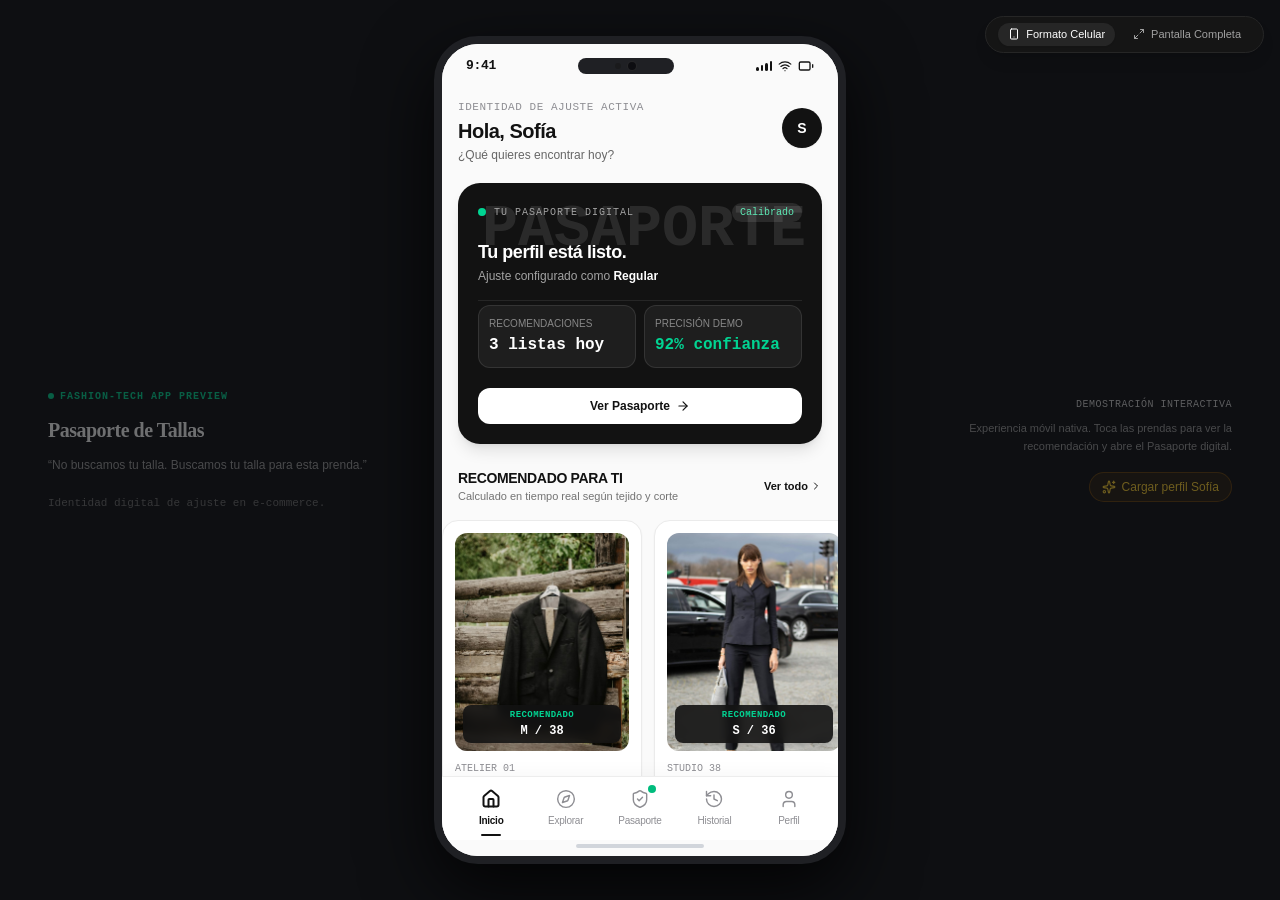
<file: demo/index.html>
<!doctype html>
<html lang="es">
  <head>
    <meta charset="UTF-8" />
    <meta name="viewport" content="width=device-width, initial-scale=1.0" />
    <title>PASAPORTE DE TALLAS — Fashion-Tech Size Identity</title>
    <meta name="description" content="La misma tú. Cada prenda tiene una talla para ti. Identidad digital de ajuste para el comercio de moda." />
    <link rel="preconnect" href="https://fonts.googleapis.com">
    <link rel="preconnect" href="https://fonts.gstatic.com" crossorigin>
    <link href="https://fonts.googleapis.com/css2?family=Plus+Jakarta+Sans:wght@300;400;500;600;700;800&family=Playfair+Display:ital,wght@0,400;0,600;1,400&display=swap" rel="stylesheet">
    <script type="module" crossorigin src="./assets/index-CHLBcuNV.js"></script>
    <link rel="stylesheet" crossorigin href="./assets/index-BOwB1hJo.css">
  </head>
  <body class="bg-[#FAFAFA] text-[#121212] antialiased selection:bg-[#121212] selection:text-[#FAFAFA]">
    <div id="root"></div>
  </body>
</html>
</file>
<file: demo/assets/index-BOwB1hJo.css>
/*! tailwindcss v4.3.3 | MIT License | https://tailwindcss.com */@layer properties{@supports (((-webkit-hyphens:none)) and (not (margin-trim:inline))) or ((-moz-orient:inline) and (not (color:rgb(from red r g b)))){*,:before,:after,::backdrop{--tw-translate-x:0;--tw-translate-y:0;--tw-translate-z:0;--tw-scroll-snap-strictness:proximity;--tw-space-y-reverse:0;--tw-space-x-reverse:0;--tw-divide-y-reverse:0;--tw-border-style:solid;--tw-leading:initial;--tw-font-weight:initial;--tw-tracking:initial;--tw-shadow:0 0 #0000;--tw-shadow-color:initial;--tw-shadow-alpha:100%;--tw-inset-shadow:0 0 #0000;--tw-inset-shadow-color:initial;--tw-inset-shadow-alpha:100%;--tw-ring-color:initial;--tw-ring-shadow:0 0 #0000;--tw-inset-ring-color:initial;--tw-inset-ring-shadow:0 0 #0000;--tw-ring-inset:initial;--tw-ring-offset-width:0px;--tw-ring-offset-color:#fff;--tw-ring-offset-shadow:0 0 #0000;--tw-blur:initial;--tw-brightness:initial;--tw-contrast:initial;--tw-grayscale:initial;--tw-hue-rotate:initial;--tw-invert:initial;--tw-opacity:initial;--tw-saturate:initial;--tw-sepia:initial;--tw-drop-shadow:initial;--tw-drop-shadow-color:initial;--tw-drop-shadow-alpha:100%;--tw-drop-shadow-size:initial;--tw-backdrop-blur:initial;--tw-backdrop-brightness:initial;--tw-backdrop-contrast:initial;--tw-backdrop-grayscale:initial;--tw-backdrop-hue-rotate:initial;--tw-backdrop-invert:initial;--tw-backdrop-opacity:initial;--tw-backdrop-saturate:initial;--tw-backdrop-sepia:initial;--tw-duration:initial;--tw-scale-x:1;--tw-scale-y:1;--tw-scale-z:1;--tw-content:""}}}@layer theme{:root,:host{--font-sans:-apple-system, BlinkMacSystemFont, "Segoe UI", Roboto, "Helvetica Neue", "Noto Sans", Arial, sans-serif, "Apple Color Emoji", "Segoe UI Emoji", "Segoe UI Symbol", "Noto Color Emoji";--font-serif:ui-serif, Georgia, Cambria, "Times New Roman", Times, serif;--font-mono:ui-monospace, SFMono-Regular, Menlo, Monaco, Consolas, "Liberation Mono", "Courier New", monospace;--color-amber-50:oklch(98.7% .022 95.277);--color-amber-200:oklch(92.4% .12 95.746);--color-amber-300:oklch(87.9% .169 91.605);--color-amber-400:oklch(82.8% .189 84.429);--color-amber-500:oklch(76.9% .188 70.08);--color-amber-600:oklch(66.6% .179 58.318);--color-amber-700:oklch(55.5% .163 48.998);--color-amber-900:oklch(41.4% .112 45.904);--color-emerald-50:oklch(97.9% .021 166.113);--color-emerald-100:oklch(95% .052 163.051);--color-emerald-200:oklch(90.5% .093 164.15);--color-emerald-300:oklch(84.5% .143 164.978);--color-emerald-400:oklch(76.5% .177 163.223);--color-emerald-500:oklch(69.6% .17 162.48);--color-emerald-600:oklch(59.6% .145 163.225);--color-emerald-700:oklch(50.8% .118 165.612);--color-emerald-800:oklch(43.2% .095 166.913);--color-emerald-900:oklch(37.8% .077 168.94);--color-purple-50:oklch(97.7% .014 308.299);--color-purple-700:oklch(49.6% .265 301.924);--color-rose-50:oklch(96.9% .015 12.422);--color-rose-200:oklch(89.2% .058 10.001);--color-rose-300:oklch(81% .117 11.638);--color-rose-400:oklch(71.2% .194 13.428);--color-rose-500:oklch(64.5% .246 16.439);--color-rose-600:oklch(58.6% .253 17.585);--color-neutral-200:oklch(92.2% 0 none);--color-neutral-300:oklch(87% 0 none);--color-neutral-400:oklch(70.8% 0 none);--color-neutral-500:oklch(55.6% 0 none);--color-neutral-700:oklch(37.1% 0 none);--color-neutral-800:oklch(26.9% 0 none);--color-neutral-900:oklch(20.5% 0 none);--color-black:#000;--color-white:#fff;--spacing:.25rem;--container-xs:20rem;--container-md:28rem;--container-2xl:42rem;--container-3xl:48rem;--container-4xl:56rem;--container-5xl:64rem;--container-7xl:80rem;--text-xs:.75rem;--text-xs--line-height:calc(1 / .75);--text-sm:.875rem;--text-sm--line-height:calc(1.25 / .875);--text-base:1rem;--text-base--line-height: 1.5 ;--text-lg:1.125rem;--text-lg--line-height:calc(1.75 / 1.125);--text-xl:1.25rem;--text-xl--line-height:calc(1.75 / 1.25);--text-2xl:1.5rem;--text-2xl--line-height:calc(2 / 1.5);--text-3xl:1.875rem;--text-3xl--line-height: 1.2 ;--text-4xl:2.25rem;--text-4xl--line-height:calc(2.5 / 2.25);--text-5xl:3rem;--text-5xl--line-height:1;--text-6xl:3.75rem;--text-6xl--line-height:1;--text-7xl:4.5rem;--text-7xl--line-height:1;--font-weight-light:300;--font-weight-normal:400;--font-weight-medium:500;--font-weight-semibold:600;--font-weight-bold:700;--font-weight-extrabold:800;--font-weight-black:900;--tracking-tight:-.025em;--tracking-wide:.025em;--tracking-wider:.05em;--tracking-widest:.1em;--leading-tight:1.25;--leading-snug:1.375;--leading-relaxed:1.625;--radius-xs:.125rem;--radius-lg:.5rem;--radius-xl:.75rem;--radius-2xl:1rem;--radius-3xl:1.5rem;--animate-pulse:pulse 2s cubic-bezier(.4, 0, .6, 1) infinite;--blur-xs:4px;--blur-md:12px;--blur-2xl:40px;--default-transition-duration:.15s;--default-transition-timing-function:cubic-bezier(.4, 0, .2, 1);--default-font-family:var(--font-sans);--default-mono-font-family:var(--font-mono)}}@layer base{*,:after,:before,::backdrop{box-sizing:border-box;border:0 solid;margin:0;padding:0}::file-selector-button{box-sizing:border-box;border:0 solid;margin:0;padding:0}html,:host{-webkit-text-size-adjust:100%;-moz-tab-size:4;tab-size:4;line-height:1.5;font-family:var(--default-font-family,-apple-system, BlinkMacSystemFont, "Segoe UI", Roboto, "Helvetica Neue", "Noto Sans", Arial, sans-serif, "Apple Color Emoji", "Segoe UI Emoji", "Segoe UI Symbol", "Noto Color Emoji");font-feature-settings:var(--default-font-feature-settings,normal);font-variation-settings:var(--default-font-variation-settings,normal);-webkit-tap-highlight-color:transparent}hr{height:0;color:inherit;border-top-width:1px}abbr:where([title]){-webkit-text-decoration:underline dotted;text-decoration:underline dotted}h1,h2,h3,h4,h5,h6{font-size:inherit;font-weight:inherit}a{color:inherit;-webkit-text-decoration:inherit;text-decoration:inherit}b,strong{font-weight:bolder}code,kbd,samp,pre{font-family:var(--default-mono-font-family,ui-monospace, SFMono-Regular, Menlo, Monaco, Consolas, "Liberation Mono", "Courier New", monospace);font-feature-settings:var(--default-mono-font-feature-settings,normal);font-variation-settings:var(--default-mono-font-variation-settings,normal);font-size:1em}small{font-size:80%}sub,sup{vertical-align:baseline;font-size:75%;line-height:0;position:relative}sub{bottom:-.25em}sup{top:-.5em}table{text-indent:0;border-color:inherit;border-collapse:collapse}:-moz-focusring:where(:not(iframe)){outline:auto}progress{vertical-align:baseline}summary{display:list-item}ol,ul,menu{list-style:none}img,svg,video,canvas,audio,iframe,embed,object{vertical-align:middle;display:block}img,video{max-width:100%;height:auto}button,input,select,optgroup,textarea{font:inherit;font-feature-settings:inherit;font-variation-settings:inherit;letter-spacing:inherit;color:inherit;opacity:1;background-color:#0000;border-radius:0}::file-selector-button{font:inherit;font-feature-settings:inherit;font-variation-settings:inherit;letter-spacing:inherit;color:inherit;opacity:1;background-color:#0000;border-radius:0}:where(select:is([multiple],[size])) optgroup{font-weight:bolder}:where(select:is([multiple],[size])) optgroup option{padding-inline-start:20px}::file-selector-button{margin-inline-end:4px}::placeholder{opacity:1}@supports (not ((-webkit-appearance:-apple-pay-button))) or (contain-intrinsic-size:1px){::placeholder{color:currentColor}@supports (color:color-mix(in lab,red,red)){::placeholder{color:color-mix(in oklab,currentcolor 50%,transparent)}}}textarea{resize:vertical}::-webkit-search-decoration{-webkit-appearance:none}::-webkit-date-and-time-value{min-height:1lh;text-align:inherit}::-webkit-datetime-edit{display:inline-flex}::-webkit-datetime-edit-fields-wrapper{padding:0}::-webkit-datetime-edit{padding-block:0}::-webkit-datetime-edit-year-field{padding-block:0}::-webkit-datetime-edit-month-field{padding-block:0}::-webkit-datetime-edit-day-field{padding-block:0}::-webkit-datetime-edit-hour-field{padding-block:0}::-webkit-datetime-edit-minute-field{padding-block:0}::-webkit-datetime-edit-second-field{padding-block:0}::-webkit-datetime-edit-millisecond-field{padding-block:0}::-webkit-datetime-edit-meridiem-field{padding-block:0}::-webkit-calendar-picker-indicator{line-height:1}:-moz-ui-invalid{box-shadow:none}button,input:where([type=button],[type=reset],[type=submit]){-webkit-appearance:button;-moz-appearance:button;appearance:button}::file-selector-button{-webkit-appearance:button;-moz-appearance:button;appearance:button}::-webkit-inner-spin-button{height:auto}::-webkit-outer-spin-button{height:auto}[hidden]:where(:not([hidden=until-found])){display:none!important}body{color:#121212;background-color:#fafafa;font-family:Plus Jakarta Sans,-apple-system,BlinkMacSystemFont,Segoe UI,Roboto,sans-serif}}@layer components;@layer utilities{.pointer-events-auto{pointer-events:auto}.pointer-events-none{pointer-events:none}.invisible{visibility:hidden}.visible{visibility:visible}.absolute{position:absolute}.fixed{position:fixed}.relative{position:relative}.sticky{position:sticky}.inset-0{top:0;right:0;bottom:0;left:0}.inset-x-0{inset-inline:0}.inset-x-2{inset-inline:calc(var(--spacing) * 2)}.inset-x-3{inset-inline:calc(var(--spacing) * 3)}.-top-1{top:calc(var(--spacing) * -1)}.-top-1\.5{top:calc(var(--spacing) * -1.5)}.-top-10{top:calc(var(--spacing) * -10)}.top-0{top:0}.top-1\/2{top:50%}.top-2{top:calc(var(--spacing) * 2)}.top-3{top:calc(var(--spacing) * 3)}.top-3\.5{top:calc(var(--spacing) * 3.5)}.top-4{top:calc(var(--spacing) * 4)}.-right-1\.5{right:calc(var(--spacing) * -1.5)}.-right-10{right:calc(var(--spacing) * -10)}.right-0{right:0}.right-2{right:calc(var(--spacing) * 2)}.right-3{right:calc(var(--spacing) * 3)}.right-4{right:calc(var(--spacing) * 4)}.-bottom-1{bottom:calc(var(--spacing) * -1)}.bottom-0{bottom:0}.bottom-2{bottom:calc(var(--spacing) * 2)}.bottom-3{bottom:calc(var(--spacing) * 3)}.-left-\[29px\]{left:-29px}.left-0{left:0}.left-3{left:calc(var(--spacing) * 3)}.left-3\.5{left:calc(var(--spacing) * 3.5)}.z-0{z-index:0}.z-10{z-index:10}.z-20{z-index:20}.z-30{z-index:30}.z-40{z-index:40}.z-50{z-index:50}.container{width:100%}@media(min-width:40rem){.container{max-width:40rem}}@media(min-width:48rem){.container{max-width:48rem}}@media(min-width:64rem){.container{max-width:64rem}}@media(min-width:80rem){.container{max-width:80rem}}@media(min-width:96rem){.container{max-width:96rem}}.-mx-4{margin-inline:calc(var(--spacing) * -4)}.mx-auto{margin-inline:auto}.my-6{margin-block:calc(var(--spacing) * 6)}.mt-0\.5{margin-top:calc(var(--spacing) * .5)}.mt-1{margin-top:var(--spacing)}.mt-2{margin-top:calc(var(--spacing) * 2)}.mt-3{margin-top:calc(var(--spacing) * 3)}.mt-4{margin-top:calc(var(--spacing) * 4)}.mt-8{margin-top:calc(var(--spacing) * 8)}.mt-16{margin-top:calc(var(--spacing) * 16)}.mb-0\.5{margin-bottom:calc(var(--spacing) * .5)}.mb-1{margin-bottom:var(--spacing)}.mb-1\.5{margin-bottom:calc(var(--spacing) * 1.5)}.mb-2{margin-bottom:calc(var(--spacing) * 2)}.mb-2\.5{margin-bottom:calc(var(--spacing) * 2.5)}.mb-3{margin-bottom:calc(var(--spacing) * 3)}.mb-4{margin-bottom:calc(var(--spacing) * 4)}.mb-6{margin-bottom:calc(var(--spacing) * 6)}.mb-8{margin-bottom:calc(var(--spacing) * 8)}.mb-12{margin-bottom:calc(var(--spacing) * 12)}.mb-16{margin-bottom:calc(var(--spacing) * 16)}.-ml-1{margin-left:calc(var(--spacing) * -1)}.ml-0\.5{margin-left:calc(var(--spacing) * .5)}.ml-1{margin-left:var(--spacing)}.ml-2{margin-left:calc(var(--spacing) * 2)}.ml-3{margin-left:calc(var(--spacing) * 3)}.line-clamp-1{-webkit-line-clamp:1;-webkit-box-orient:vertical;display:-webkit-box;overflow:hidden}.block{display:block}.flex{display:flex}.grid{display:grid}.hidden{display:none}.inline-flex{display:inline-flex}.aspect-4\/5{aspect-ratio:4/5}.aspect-\[3\/4\]{aspect-ratio:3/4}.aspect-\[4\/5\]{aspect-ratio:4/5}.h-0\.5{height:calc(var(--spacing) * .5)}.h-1{height:var(--spacing)}.h-1\.5{height:calc(var(--spacing) * 1.5)}.h-2{height:calc(var(--spacing) * 2)}.h-2\.5{height:calc(var(--spacing) * 2.5)}.h-3{height:calc(var(--spacing) * 3)}.h-3\.5{height:calc(var(--spacing) * 3.5)}.h-4{height:calc(var(--spacing) * 4)}.h-5{height:calc(var(--spacing) * 5)}.h-6{height:calc(var(--spacing) * 6)}.h-7{height:calc(var(--spacing) * 7)}.h-8{height:calc(var(--spacing) * 8)}.h-10{height:calc(var(--spacing) * 10)}.h-12{height:calc(var(--spacing) * 12)}.h-14{height:calc(var(--spacing) * 14)}.h-16{height:calc(var(--spacing) * 16)}.h-18{height:calc(var(--spacing) * 18)}.h-20{height:calc(var(--spacing) * 20)}.h-32{height:calc(var(--spacing) * 32)}.h-full{height:100%}.h-screen{height:100vh}.max-h-\[85\%\]{max-height:85%}.min-h-screen{min-height:100vh}.w-1{width:var(--spacing)}.w-1\.5{width:calc(var(--spacing) * 1.5)}.w-2{width:calc(var(--spacing) * 2)}.w-2\.5{width:calc(var(--spacing) * 2.5)}.w-3{width:calc(var(--spacing) * 3)}.w-3\.5{width:calc(var(--spacing) * 3.5)}.w-4{width:calc(var(--spacing) * 4)}.w-5{width:calc(var(--spacing) * 5)}.w-6{width:calc(var(--spacing) * 6)}.w-7{width:calc(var(--spacing) * 7)}.w-8{width:calc(var(--spacing) * 8)}.w-10{width:calc(var(--spacing) * 10)}.w-12{width:calc(var(--spacing) * 12)}.w-14{width:calc(var(--spacing) * 14)}.w-16{width:calc(var(--spacing) * 16)}.w-20{width:calc(var(--spacing) * 20)}.w-24{width:calc(var(--spacing) * 24)}.w-32{width:calc(var(--spacing) * 32)}.w-\[2\.5px\]{width:2.5px}.w-\[200px\]{width:200px}.w-full{width:100%}.max-w-2xl{max-width:var(--container-2xl)}.max-w-3xl{max-width:var(--container-3xl)}.max-w-4xl{max-width:var(--container-4xl)}.max-w-5xl{max-width:var(--container-5xl)}.max-w-7xl{max-width:var(--container-7xl)}.max-w-\[180px\]{max-width:180px}.max-w-\[412px\]{max-width:412px}.max-w-md{max-width:var(--container-md)}.max-w-xs{max-width:var(--container-xs)}.min-w-0{min-width:0}.flex-1{flex:1}.shrink-0{flex-shrink:0}.-translate-y-1\/2{--tw-translate-y: -50% ;translate:var(--tw-translate-x) var(--tw-translate-y)}.animate-pulse{animation:var(--animate-pulse)}.cursor-pointer{cursor:pointer}.snap-x{scroll-snap-type:x var(--tw-scroll-snap-strictness)}.snap-mandatory{--tw-scroll-snap-strictness:mandatory}.snap-start{scroll-snap-align:start}.scrollbar-none{scrollbar-width:none}.grid-cols-1{grid-template-columns:repeat(1,minmax(0,1fr))}.grid-cols-2{grid-template-columns:repeat(2,minmax(0,1fr))}.grid-cols-3{grid-template-columns:repeat(3,minmax(0,1fr))}.flex-col{flex-direction:column}.items-center{align-items:center}.items-end{align-items:flex-end}.items-start{align-items:flex-start}.justify-around{justify-content:space-around}.justify-between{justify-content:space-between}.justify-center{justify-content:center}.gap-2{gap:calc(var(--spacing) * 2)}.gap-3{gap:calc(var(--spacing) * 3)}.gap-4{gap:calc(var(--spacing) * 4)}.gap-6{gap:calc(var(--spacing) * 6)}.gap-8{gap:calc(var(--spacing) * 8)}:where(.space-y-0\.5>:not(:last-child)){--tw-space-y-reverse:0;margin-block-start:calc(calc(var(--spacing) * .5) * var(--tw-space-y-reverse));margin-block-end:calc(calc(var(--spacing) * .5) * calc(1 - var(--tw-space-y-reverse)))}:where(.space-y-1>:not(:last-child)){--tw-space-y-reverse:0;margin-block-start:calc(var(--spacing) * var(--tw-space-y-reverse));margin-block-end:calc(var(--spacing) * calc(1 - var(--tw-space-y-reverse)))}:where(.space-y-1\.5>:not(:last-child)){--tw-space-y-reverse:0;margin-block-start:calc(calc(var(--spacing) * 1.5) * var(--tw-space-y-reverse));margin-block-end:calc(calc(var(--spacing) * 1.5) * calc(1 - var(--tw-space-y-reverse)))}:where(.space-y-2>:not(:last-child)){--tw-space-y-reverse:0;margin-block-start:calc(calc(var(--spacing) * 2) * var(--tw-space-y-reverse));margin-block-end:calc(calc(var(--spacing) * 2) * calc(1 - var(--tw-space-y-reverse)))}:where(.space-y-2\.5>:not(:last-child)){--tw-space-y-reverse:0;margin-block-start:calc(calc(var(--spacing) * 2.5) * var(--tw-space-y-reverse));margin-block-end:calc(calc(var(--spacing) * 2.5) * calc(1 - var(--tw-space-y-reverse)))}:where(.space-y-3>:not(:last-child)){--tw-space-y-reverse:0;margin-block-start:calc(calc(var(--spacing) * 3) * var(--tw-space-y-reverse));margin-block-end:calc(calc(var(--spacing) * 3) * calc(1 - var(--tw-space-y-reverse)))}:where(.space-y-3\.5>:not(:last-child)){--tw-space-y-reverse:0;margin-block-start:calc(calc(var(--spacing) * 3.5) * var(--tw-space-y-reverse));margin-block-end:calc(calc(var(--spacing) * 3.5) * calc(1 - var(--tw-space-y-reverse)))}:where(.space-y-4>:not(:last-child)){--tw-space-y-reverse:0;margin-block-start:calc(calc(var(--spacing) * 4) * var(--tw-space-y-reverse));margin-block-end:calc(calc(var(--spacing) * 4) * calc(1 - var(--tw-space-y-reverse)))}:where(.space-y-5>:not(:last-child)){--tw-space-y-reverse:0;margin-block-start:calc(calc(var(--spacing) * 5) * var(--tw-space-y-reverse));margin-block-end:calc(calc(var(--spacing) * 5) * calc(1 - var(--tw-space-y-reverse)))}:where(.space-y-6>:not(:last-child)){--tw-space-y-reverse:0;margin-block-start:calc(calc(var(--spacing) * 6) * var(--tw-space-y-reverse));margin-block-end:calc(calc(var(--spacing) * 6) * calc(1 - var(--tw-space-y-reverse)))}:where(.space-x-0\.5>:not(:last-child)){--tw-space-x-reverse:0;margin-inline-start:calc(calc(var(--spacing) * .5) * var(--tw-space-x-reverse));margin-inline-end:calc(calc(var(--spacing) * .5) * calc(1 - var(--tw-space-x-reverse)))}:where(.space-x-1>:not(:last-child)){--tw-space-x-reverse:0;margin-inline-start:calc(var(--spacing) * var(--tw-space-x-reverse));margin-inline-end:calc(var(--spacing) * calc(1 - var(--tw-space-x-reverse)))}:where(.space-x-1\.5>:not(:last-child)){--tw-space-x-reverse:0;margin-inline-start:calc(calc(var(--spacing) * 1.5) * var(--tw-space-x-reverse));margin-inline-end:calc(calc(var(--spacing) * 1.5) * calc(1 - var(--tw-space-x-reverse)))}:where(.space-x-2>:not(:last-child)){--tw-space-x-reverse:0;margin-inline-start:calc(calc(var(--spacing) * 2) * var(--tw-space-x-reverse));margin-inline-end:calc(calc(var(--spacing) * 2) * calc(1 - var(--tw-space-x-reverse)))}:where(.space-x-2\.5>:not(:last-child)){--tw-space-x-reverse:0;margin-inline-start:calc(calc(var(--spacing) * 2.5) * var(--tw-space-x-reverse));margin-inline-end:calc(calc(var(--spacing) * 2.5) * calc(1 - var(--tw-space-x-reverse)))}:where(.space-x-3>:not(:last-child)){--tw-space-x-reverse:0;margin-inline-start:calc(calc(var(--spacing) * 3) * var(--tw-space-x-reverse));margin-inline-end:calc(calc(var(--spacing) * 3) * calc(1 - var(--tw-space-x-reverse)))}:where(.space-x-3\.5>:not(:last-child)){--tw-space-x-reverse:0;margin-inline-start:calc(calc(var(--spacing) * 3.5) * var(--tw-space-x-reverse));margin-inline-end:calc(calc(var(--spacing) * 3.5) * calc(1 - var(--tw-space-x-reverse)))}:where(.space-x-4>:not(:last-child)){--tw-space-x-reverse:0;margin-inline-start:calc(calc(var(--spacing) * 4) * var(--tw-space-x-reverse));margin-inline-end:calc(calc(var(--spacing) * 4) * calc(1 - var(--tw-space-x-reverse)))}:where(.space-x-\[2px\]>:not(:last-child)){--tw-space-x-reverse:0;margin-inline-start:calc(2px * var(--tw-space-x-reverse));margin-inline-end:calc(2px * calc(1 - var(--tw-space-x-reverse)))}:where(.divide-y>:not(:last-child)){--tw-divide-y-reverse:0;border-bottom-style:var(--tw-border-style);border-top-style:var(--tw-border-style);border-top-width:calc(1px * var(--tw-divide-y-reverse));border-bottom-width:calc(1px * calc(1 - var(--tw-divide-y-reverse)))}:where(.divide-\[\#F0F0F0\]>:not(:last-child)){border-color:#f0f0f0}.truncate{text-overflow:ellipsis;white-space:nowrap;overflow:hidden}.overflow-hidden{overflow:hidden}.overflow-x-auto{overflow-x:auto}.overflow-x-hidden{overflow-x:hidden}.overflow-y-auto{overflow-y:auto}.rounded{border-radius:.25rem}.rounded-2xl{border-radius:var(--radius-2xl)}.rounded-\[22px\]{border-radius:22px}.rounded-\[24px\]{border-radius:24px}.rounded-\[26px\]{border-radius:26px}.rounded-full{border-radius:3.40282e38px}.rounded-lg{border-radius:var(--radius-lg)}.rounded-none{border-radius:0}.rounded-xl{border-radius:var(--radius-xl)}.rounded-xs{border-radius:var(--radius-xs)}.rounded-t-\[28px\]{border-top-left-radius:28px;border-top-right-radius:28px}.border{border-style:var(--tw-border-style);border-width:1px}.border-2{border-style:var(--tw-border-style);border-width:2px}.border-t{border-top-style:var(--tw-border-style);border-top-width:1px}.border-b{border-bottom-style:var(--tw-border-style);border-bottom-width:1px}.border-b-2{border-bottom-style:var(--tw-border-style);border-bottom-width:2px}.border-dashed{--tw-border-style:dashed;border-style:dashed}.border-\[\#2E2E2E\]{border-color:#2e2e2e}.border-\[\#121212\]{border-color:#121212}.border-\[\#262626\]{border-color:#262626}.border-\[\#D1D5DB\]{border-color:#d1d5db}.border-\[\#D4D4D4\]{border-color:#d4d4d4}.border-\[\#E5E5E5\]{border-color:#e5e5e5}.border-\[\#E5E5EA\]{border-color:#e5e5ea}.border-\[\#EAEAEA\]{border-color:#eaeaea}.border-\[\#EBEBEB\]{border-color:#ebebeb}.border-\[\#EDEDED\]{border-color:#ededed}.border-\[\#EDEDF0\]{border-color:#ededf0}.border-\[\#EEEEEE\]{border-color:#eee}.border-\[\#F0F0F0\]{border-color:#f0f0f0}.border-\[\#F0F0F0\]\/80{border-color:#f0f0f0cc}.border-\[\#F8F8F8\]{border-color:#f8f8f8}.border-amber-200{border-color:var(--color-amber-200)}.border-amber-500\/30{border-color:#f99c004d}@supports (color:color-mix(in lab,red,red)){.border-amber-500\/30{border-color:color-mix(in oklab,var(--color-amber-500) 30%,transparent)}}.border-emerald-200{border-color:var(--color-emerald-200)}.border-emerald-300{border-color:var(--color-emerald-300)}.border-emerald-500{border-color:var(--color-emerald-500)}.border-emerald-500\/20{border-color:#00bb7f33}@supports (color:color-mix(in lab,red,red)){.border-emerald-500\/20{border-color:color-mix(in oklab,var(--color-emerald-500) 20%,transparent)}}.border-emerald-500\/30{border-color:#00bb7f4d}@supports (color:color-mix(in lab,red,red)){.border-emerald-500\/30{border-color:color-mix(in oklab,var(--color-emerald-500) 30%,transparent)}}.border-neutral-700\/50{border-color:#40404080}@supports (color:color-mix(in lab,red,red)){.border-neutral-700\/50{border-color:color-mix(in oklab,var(--color-neutral-700) 50%,transparent)}}.border-neutral-800{border-color:var(--color-neutral-800)}.border-neutral-800\/80{border-color:#262626cc}@supports (color:color-mix(in lab,red,red)){.border-neutral-800\/80{border-color:color-mix(in oklab,var(--color-neutral-800) 80%,transparent)}}.border-rose-200{border-color:var(--color-rose-200)}.border-transparent{border-color:#0000}.border-white{border-color:var(--color-white)}.border-white\/10{border-color:#ffffff1a}@supports (color:color-mix(in lab,red,red)){.border-white\/10{border-color:color-mix(in oklab,var(--color-white) 10%,transparent)}}.bg-\[\#0D0D11\]{background-color:#0d0d11}.bg-\[\#0E0F12\]{background-color:#0e0f12}.bg-\[\#1F2024\]{background-color:#1f2024}.bg-\[\#121212\]{background-color:#121212}.bg-\[\#121212\]\/80{background-color:#121212cc}.bg-\[\#121212\]\/90{background-color:#121212e6}.bg-\[\#121212\]\/95{background-color:#121212f2}.bg-\[\#D1D5DB\]{background-color:#d1d5db}.bg-\[\#E5E5EA\]{background-color:#e5e5ea}.bg-\[\#EBEBEB\]{background-color:#ebebeb}.bg-\[\#EBF8F2\]{background-color:#ebf8f2}.bg-\[\#ECECEC\]{background-color:#ececec}.bg-\[\#EFEFEF\]{background-color:#efefef}.bg-\[\#F0F0F0\]{background-color:#f0f0f0}.bg-\[\#F2F2F7\]{background-color:#f2f2f7}.bg-\[\#F5F5F5\]{background-color:#f5f5f5}.bg-\[\#F8F8F8\]{background-color:#f8f8f8}.bg-\[\#F9F9F9\]{background-color:#f9f9f9}.bg-\[\#F9F9FB\]{background-color:#f9f9fb}.bg-\[\#FAFAFA\]{background-color:#fafafa}.bg-\[\#FAFAFA\]\/90{background-color:#fafafae6}.bg-\[\#FAFAFA\]\/95{background-color:#fafafaf2}.bg-\[\#FFFFFF\]\/95{background-color:#fffffff2}.bg-amber-50{background-color:var(--color-amber-50)}.bg-amber-500{background-color:var(--color-amber-500)}.bg-amber-500\/10{background-color:#f99c001a}@supports (color:color-mix(in lab,red,red)){.bg-amber-500\/10{background-color:color-mix(in oklab,var(--color-amber-500) 10%,transparent)}}.bg-black\/50{background-color:#00000080}@supports (color:color-mix(in lab,red,red)){.bg-black\/50{background-color:color-mix(in oklab,var(--color-black) 50%,transparent)}}.bg-emerald-50{background-color:var(--color-emerald-50)}.bg-emerald-50\/50{background-color:#ecfdf580}@supports (color:color-mix(in lab,red,red)){.bg-emerald-50\/50{background-color:color-mix(in oklab,var(--color-emerald-50) 50%,transparent)}}.bg-emerald-100{background-color:var(--color-emerald-100)}.bg-emerald-400{background-color:var(--color-emerald-400)}.bg-emerald-500{background-color:var(--color-emerald-500)}.bg-emerald-500\/10{background-color:#00bb7f1a}@supports (color:color-mix(in lab,red,red)){.bg-emerald-500\/10{background-color:color-mix(in oklab,var(--color-emerald-500) 10%,transparent)}}.bg-emerald-500\/20{background-color:#00bb7f33}@supports (color:color-mix(in lab,red,red)){.bg-emerald-500\/20{background-color:color-mix(in oklab,var(--color-emerald-500) 20%,transparent)}}.bg-emerald-600{background-color:var(--color-emerald-600)}.bg-neutral-800{background-color:var(--color-neutral-800)}.bg-neutral-900{background-color:var(--color-neutral-900)}.bg-neutral-900\/60{background-color:#17171799}@supports (color:color-mix(in lab,red,red)){.bg-neutral-900\/60{background-color:color-mix(in oklab,var(--color-neutral-900) 60%,transparent)}}.bg-neutral-900\/90{background-color:#171717e6}@supports (color:color-mix(in lab,red,red)){.bg-neutral-900\/90{background-color:color-mix(in oklab,var(--color-neutral-900) 90%,transparent)}}.bg-purple-50{background-color:var(--color-purple-50)}.bg-rose-50{background-color:var(--color-rose-50)}.bg-transparent{background-color:#0000}.bg-white{background-color:var(--color-white)}.bg-white\/5{background-color:#ffffff0d}@supports (color:color-mix(in lab,red,red)){.bg-white\/5{background-color:color-mix(in oklab,var(--color-white) 5%,transparent)}}.bg-white\/10{background-color:#ffffff1a}@supports (color:color-mix(in lab,red,red)){.bg-white\/10{background-color:color-mix(in oklab,var(--color-white) 10%,transparent)}}.bg-white\/90{background-color:#ffffffe6}@supports (color:color-mix(in lab,red,red)){.bg-white\/90{background-color:color-mix(in oklab,var(--color-white) 90%,transparent)}}.bg-white\/95{background-color:#fffffff2}@supports (color:color-mix(in lab,red,red)){.bg-white\/95{background-color:color-mix(in oklab,var(--color-white) 95%,transparent)}}.fill-rose-500{fill:var(--color-rose-500)}.stroke-\[1\.7\]{stroke-width:1.7px}.stroke-\[2\.4\]{stroke-width:2.4px}.stroke-\[2\.5\]{stroke-width:2.5px}.stroke-\[3\]{stroke-width:3px}.object-cover{object-fit:cover}.p-0{padding:0}.p-1{padding:var(--spacing)}.p-1\.5{padding:calc(var(--spacing) * 1.5)}.p-2{padding:calc(var(--spacing) * 2)}.p-2\.5{padding:calc(var(--spacing) * 2.5)}.p-3{padding:calc(var(--spacing) * 3)}.p-3\.5{padding:calc(var(--spacing) * 3.5)}.p-4{padding:calc(var(--spacing) * 4)}.p-5{padding:calc(var(--spacing) * 5)}.p-6{padding:calc(var(--spacing) * 6)}.p-8{padding:calc(var(--spacing) * 8)}.px-1{padding-inline:var(--spacing)}.px-1\.5{padding-inline:calc(var(--spacing) * 1.5)}.px-2{padding-inline:calc(var(--spacing) * 2)}.px-2\.5{padding-inline:calc(var(--spacing) * 2.5)}.px-3{padding-inline:calc(var(--spacing) * 3)}.px-3\.5{padding-inline:calc(var(--spacing) * 3.5)}.px-4{padding-inline:calc(var(--spacing) * 4)}.px-5{padding-inline:calc(var(--spacing) * 5)}.px-6{padding-inline:calc(var(--spacing) * 6)}.px-8{padding-inline:calc(var(--spacing) * 8)}.px-10{padding-inline:calc(var(--spacing) * 10)}.px-12{padding-inline:calc(var(--spacing) * 12)}.py-0\.5{padding-block:calc(var(--spacing) * .5)}.py-1{padding-block:var(--spacing)}.py-1\.5{padding-block:calc(var(--spacing) * 1.5)}.py-2{padding-block:calc(var(--spacing) * 2)}.py-2\.5{padding-block:calc(var(--spacing) * 2.5)}.py-3{padding-block:calc(var(--spacing) * 3)}.py-3\.5{padding-block:calc(var(--spacing) * 3.5)}.py-4{padding-block:calc(var(--spacing) * 4)}.py-5{padding-block:calc(var(--spacing) * 5)}.py-6{padding-block:calc(var(--spacing) * 6)}.py-8{padding-block:calc(var(--spacing) * 8)}.py-12{padding-block:calc(var(--spacing) * 12)}.py-20{padding-block:calc(var(--spacing) * 20)}.py-24{padding-block:calc(var(--spacing) * 24)}.pt-1{padding-top:var(--spacing)}.pt-2{padding-top:calc(var(--spacing) * 2)}.pt-3{padding-top:calc(var(--spacing) * 3)}.pt-4{padding-top:calc(var(--spacing) * 4)}.pt-6{padding-top:calc(var(--spacing) * 6)}.pt-8{padding-top:calc(var(--spacing) * 8)}.pt-12{padding-top:calc(var(--spacing) * 12)}.pr-1{padding-right:var(--spacing)}.pr-4{padding-right:calc(var(--spacing) * 4)}.pb-1{padding-bottom:var(--spacing)}.pb-2{padding-bottom:calc(var(--spacing) * 2)}.pb-3{padding-bottom:calc(var(--spacing) * 3)}.pb-4{padding-bottom:calc(var(--spacing) * 4)}.pb-6{padding-bottom:calc(var(--spacing) * 6)}.pb-8{padding-bottom:calc(var(--spacing) * 8)}.pb-12{padding-bottom:calc(var(--spacing) * 12)}.pb-16{padding-bottom:calc(var(--spacing) * 16)}.pb-24{padding-bottom:calc(var(--spacing) * 24)}.pl-6{padding-left:calc(var(--spacing) * 6)}.pl-9\.5{padding-left:calc(var(--spacing) * 9.5)}.text-center{text-align:center}.text-left{text-align:left}.text-right{text-align:right}.font-mono{font-family:var(--font-mono)}.font-sans{font-family:var(--font-sans)}.font-serif{font-family:var(--font-serif)}.text-2xl{font-size:var(--text-2xl);line-height:var(--tw-leading,var(--text-2xl--line-height))}.text-3xl{font-size:var(--text-3xl);line-height:var(--tw-leading,var(--text-3xl--line-height))}.text-4xl{font-size:var(--text-4xl);line-height:var(--tw-leading,var(--text-4xl--line-height))}.text-5xl{font-size:var(--text-5xl);line-height:var(--tw-leading,var(--text-5xl--line-height))}.text-6xl{font-size:var(--text-6xl);line-height:var(--tw-leading,var(--text-6xl--line-height))}.text-base{font-size:var(--text-base);line-height:var(--tw-leading,var(--text-base--line-height))}.text-lg{font-size:var(--text-lg);line-height:var(--tw-leading,var(--text-lg--line-height))}.text-sm{font-size:var(--text-sm);line-height:var(--tw-leading,var(--text-sm--line-height))}.text-xl{font-size:var(--text-xl);line-height:var(--tw-leading,var(--text-xl--line-height))}.text-xs{font-size:var(--text-xs);line-height:var(--tw-leading,var(--text-xs--line-height))}.text-\[8px\]{font-size:8px}.text-\[9px\]{font-size:9px}.text-\[10px\]{font-size:10px}.text-\[11px\]{font-size:11px}.text-\[13px\]{font-size:13px}.leading-\[1\.08\]{--tw-leading:1.08;line-height:1.08}.leading-none{--tw-leading:1;line-height:1}.leading-relaxed{--tw-leading:var(--leading-relaxed);line-height:var(--leading-relaxed)}.leading-snug{--tw-leading:var(--leading-snug);line-height:var(--leading-snug)}.leading-tight{--tw-leading:var(--leading-tight);line-height:var(--leading-tight)}.font-black{--tw-font-weight:var(--font-weight-black);font-weight:var(--font-weight-black)}.font-bold{--tw-font-weight:var(--font-weight-bold);font-weight:var(--font-weight-bold)}.font-extrabold{--tw-font-weight:var(--font-weight-extrabold);font-weight:var(--font-weight-extrabold)}.font-light{--tw-font-weight:var(--font-weight-light);font-weight:var(--font-weight-light)}.font-medium{--tw-font-weight:var(--font-weight-medium);font-weight:var(--font-weight-medium)}.font-normal{--tw-font-weight:var(--font-weight-normal);font-weight:var(--font-weight-normal)}.font-semibold{--tw-font-weight:var(--font-weight-semibold);font-weight:var(--font-weight-semibold)}.tracking-tight{--tw-tracking:var(--tracking-tight);letter-spacing:var(--tracking-tight)}.tracking-wide{--tw-tracking:var(--tracking-wide);letter-spacing:var(--tracking-wide)}.tracking-wider{--tw-tracking:var(--tracking-wider);letter-spacing:var(--tracking-wider)}.tracking-widest{--tw-tracking:var(--tracking-widest);letter-spacing:var(--tracking-widest)}.whitespace-nowrap{white-space:nowrap}.text-\[\#8E8E93\]{color:#8e8e93}.text-\[\#121212\]{color:#121212}.text-\[\#262626\]{color:#262626}.text-\[\#404040\]{color:#404040}.text-\[\#525252\]{color:#525252}.text-\[\#666666\]{color:#666}.text-\[\#737373\]{color:#737373}.text-\[\#888888\]{color:#888}.text-\[\#A3A3A3\]{color:#a3a3a3}.text-\[\#C7C7CC\]{color:#c7c7cc}.text-\[\#CCCCCC\]{color:#ccc}.text-\[\#D4D4D4\]{color:#d4d4d4}.text-\[\#F3F4F6\]{color:#f3f4f6}.text-\[\#FAFAFA\]{color:#fafafa}.text-amber-300{color:var(--color-amber-300)}.text-amber-400{color:var(--color-amber-400)}.text-amber-500{color:var(--color-amber-500)}.text-amber-600{color:var(--color-amber-600)}.text-amber-700{color:var(--color-amber-700)}.text-amber-900{color:var(--color-amber-900)}.text-emerald-300{color:var(--color-emerald-300)}.text-emerald-400{color:var(--color-emerald-400)}.text-emerald-600{color:var(--color-emerald-600)}.text-emerald-700{color:var(--color-emerald-700)}.text-emerald-800{color:var(--color-emerald-800)}.text-emerald-900{color:var(--color-emerald-900)}.text-neutral-300{color:var(--color-neutral-300)}.text-neutral-400{color:var(--color-neutral-400)}.text-neutral-500{color:var(--color-neutral-500)}.text-neutral-800{color:var(--color-neutral-800)}.text-purple-700{color:var(--color-purple-700)}.text-rose-300{color:var(--color-rose-300)}.text-rose-400{color:var(--color-rose-400)}.text-rose-500{color:var(--color-rose-500)}.text-rose-600{color:var(--color-rose-600)}.text-white{color:var(--color-white)}.uppercase{text-transform:uppercase}.italic{font-style:italic}.underline{text-decoration-line:underline}.antialiased{-webkit-font-smoothing:antialiased;-moz-osx-font-smoothing:grayscale}.placeholder-\[\#8E8E93\]::placeholder{color:#8e8e93}.opacity-10{opacity:.1}.opacity-40{opacity:.4}.shadow-2xl{--tw-shadow:0 25px 50px -12px var(--tw-shadow-color,#00000040);box-shadow:var(--tw-inset-shadow),var(--tw-inset-ring-shadow),var(--tw-ring-offset-shadow),var(--tw-ring-shadow),var(--tw-shadow)}.shadow-2xs{--tw-shadow:0 1px var(--tw-shadow-color,#0000000d);box-shadow:var(--tw-inset-shadow),var(--tw-inset-ring-shadow),var(--tw-ring-offset-shadow),var(--tw-ring-shadow),var(--tw-shadow)}.shadow-\[0_-4px_16px_rgba\(0\,0\,0\,0\.03\)\]{--tw-shadow:0 -4px 16px var(--tw-shadow-color,#00000008);box-shadow:var(--tw-inset-shadow),var(--tw-inset-ring-shadow),var(--tw-ring-offset-shadow),var(--tw-ring-shadow),var(--tw-shadow)}.shadow-lg{--tw-shadow:0 10px 15px -3px var(--tw-shadow-color,#0000001a), 0 4px 6px -4px var(--tw-shadow-color,#0000001a);box-shadow:var(--tw-inset-shadow),var(--tw-inset-ring-shadow),var(--tw-ring-offset-shadow),var(--tw-ring-shadow),var(--tw-shadow)}.shadow-md{--tw-shadow:0 4px 6px -1px var(--tw-shadow-color,#0000001a), 0 2px 4px -2px var(--tw-shadow-color,#0000001a);box-shadow:var(--tw-inset-shadow),var(--tw-inset-ring-shadow),var(--tw-ring-offset-shadow),var(--tw-ring-shadow),var(--tw-shadow)}.shadow-xl{--tw-shadow:0 20px 25px -5px var(--tw-shadow-color,#0000001a), 0 8px 10px -6px var(--tw-shadow-color,#0000001a);box-shadow:var(--tw-inset-shadow),var(--tw-inset-ring-shadow),var(--tw-ring-offset-shadow),var(--tw-ring-shadow),var(--tw-shadow)}.shadow-xs{--tw-shadow:0 1px 2px 0 var(--tw-shadow-color,#0000000d);box-shadow:var(--tw-inset-shadow),var(--tw-inset-ring-shadow),var(--tw-ring-offset-shadow),var(--tw-ring-shadow),var(--tw-shadow)}.ring-2{--tw-ring-shadow:var(--tw-ring-inset,) 0 0 0 calc(2px + var(--tw-ring-offset-width)) var(--tw-ring-color,currentcolor);box-shadow:var(--tw-inset-shadow),var(--tw-inset-ring-shadow),var(--tw-ring-offset-shadow),var(--tw-ring-shadow),var(--tw-shadow)}.ring-amber-200{--tw-ring-color:var(--color-amber-200)}.ring-emerald-200{--tw-ring-color:var(--color-emerald-200)}.ring-emerald-500\/20{--tw-ring-color:#00bb7f33}@supports (color:color-mix(in lab,red,red)){.ring-emerald-500\/20{--tw-ring-color:color-mix(in oklab, var(--color-emerald-500) 20%, transparent)}}.ring-white{--tw-ring-color:var(--color-white)}.blur-2xl{--tw-blur:blur(var(--blur-2xl));filter:var(--tw-blur,) var(--tw-brightness,) var(--tw-contrast,) var(--tw-grayscale,) var(--tw-hue-rotate,) var(--tw-invert,) var(--tw-saturate,) var(--tw-sepia,) var(--tw-drop-shadow,)}.backdrop-blur-md{--tw-backdrop-blur:blur(var(--blur-md));-webkit-backdrop-filter:var(--tw-backdrop-blur,) var(--tw-backdrop-brightness,) var(--tw-backdrop-contrast,) var(--tw-backdrop-grayscale,) var(--tw-backdrop-hue-rotate,) var(--tw-backdrop-invert,) var(--tw-backdrop-opacity,) var(--tw-backdrop-saturate,) var(--tw-backdrop-sepia,);backdrop-filter:var(--tw-backdrop-blur,) var(--tw-backdrop-brightness,) var(--tw-backdrop-contrast,) var(--tw-backdrop-grayscale,) var(--tw-backdrop-hue-rotate,) var(--tw-backdrop-invert,) var(--tw-backdrop-opacity,) var(--tw-backdrop-saturate,) var(--tw-backdrop-sepia,)}.backdrop-blur-xs{--tw-backdrop-blur:blur(var(--blur-xs));-webkit-backdrop-filter:var(--tw-backdrop-blur,) var(--tw-backdrop-brightness,) var(--tw-backdrop-contrast,) var(--tw-backdrop-grayscale,) var(--tw-backdrop-hue-rotate,) var(--tw-backdrop-invert,) var(--tw-backdrop-opacity,) var(--tw-backdrop-saturate,) var(--tw-backdrop-sepia,);backdrop-filter:var(--tw-backdrop-blur,) var(--tw-backdrop-brightness,) var(--tw-backdrop-contrast,) var(--tw-backdrop-grayscale,) var(--tw-backdrop-hue-rotate,) var(--tw-backdrop-invert,) var(--tw-backdrop-opacity,) var(--tw-backdrop-saturate,) var(--tw-backdrop-sepia,)}.transition{transition-property:color,background-color,border-color,outline-color,text-decoration-color,fill,stroke,--tw-gradient-from,--tw-gradient-via,--tw-gradient-to,opacity,box-shadow,transform,translate,scale,rotate,filter,-webkit-backdrop-filter,backdrop-filter,display,content-visibility,overlay,pointer-events;transition-timing-function:var(--tw-ease,var(--default-transition-timing-function));transition-duration:var(--tw-duration,var(--default-transition-duration))}.transition-all{transition-property:all;transition-timing-function:var(--tw-ease,var(--default-transition-timing-function));transition-duration:var(--tw-duration,var(--default-transition-duration))}.transition-colors{transition-property:color,background-color,border-color,outline-color,text-decoration-color,fill,stroke,--tw-gradient-from,--tw-gradient-via,--tw-gradient-to;transition-timing-function:var(--tw-ease,var(--default-transition-timing-function));transition-duration:var(--tw-duration,var(--default-transition-duration))}.transition-opacity{transition-property:opacity;transition-timing-function:var(--tw-ease,var(--default-transition-timing-function));transition-duration:var(--tw-duration,var(--default-transition-duration))}.duration-200{--tw-duration:.2s;transition-duration:.2s}.duration-300{--tw-duration:.3s;transition-duration:.3s}.duration-500{--tw-duration:.5s;transition-duration:.5s}.select-none{-webkit-user-select:none;user-select:none}@media(hover:hover){.group-hover\:scale-103:is(:where(.group):hover *){--tw-scale-x:103%;--tw-scale-y:103%;--tw-scale-z:103%;scale:var(--tw-scale-x) var(--tw-scale-y)}.group-hover\:scale-105:is(:where(.group):hover *){--tw-scale-x:105%;--tw-scale-y:105%;--tw-scale-z:105%;scale:var(--tw-scale-x) var(--tw-scale-y)}.group-hover\:border-\[\#121212\]:is(:where(.group):hover *){border-color:#121212}.group-hover\:text-\[\#525252\]:is(:where(.group):hover *){color:#525252}.group-hover\:text-emerald-700:is(:where(.group):hover *){color:var(--color-emerald-700)}.group-hover\:underline:is(:where(.group):hover *){text-decoration-line:underline}}.selection\:bg-\[\#121212\] ::selection{background-color:#121212}.selection\:bg-\[\#121212\]::selection{background-color:#121212}.selection\:text-\[\#FAFAFA\] ::selection{color:#fafafa}.selection\:text-\[\#FAFAFA\]::selection{color:#fafafa}.selection\:text-white ::selection{color:var(--color-white)}.selection\:text-white::selection{color:var(--color-white)}.before\:absolute:before{content:var(--tw-content);position:absolute}.before\:top-3:before{content:var(--tw-content);top:calc(var(--spacing) * 3)}.before\:bottom-3:before{content:var(--tw-content);bottom:calc(var(--spacing) * 3)}.before\:left-2\.5:before{content:var(--tw-content);left:calc(var(--spacing) * 2.5)}.before\:w-0\.5:before{content:var(--tw-content);width:calc(var(--spacing) * .5)}.before\:bg-\[\#E5E5EA\]:before{content:var(--tw-content);background-color:#e5e5ea}@media(hover:hover){.hover\:border-\[\#121212\]:hover{border-color:#121212}.hover\:bg-\[\#262626\]:hover{background-color:#262626}.hover\:bg-\[\#EAEAEA\]:hover{background-color:#eaeaea}.hover\:bg-\[\#EBEBEB\]:hover{background-color:#ebebeb}.hover\:bg-\[\#F0F0F0\]:hover{background-color:#f0f0f0}.hover\:bg-\[\#F5F5F5\]:hover{background-color:#f5f5f5}.hover\:bg-\[\#FAFAFA\]:hover{background-color:#fafafa}.hover\:bg-rose-50\/50:hover{background-color:#fff1f280}@supports (color:color-mix(in lab,red,red)){.hover\:bg-rose-50\/50:hover{background-color:color-mix(in oklab,var(--color-rose-50) 50%,transparent)}}.hover\:bg-white\/20:hover{background-color:#fff3}@supports (color:color-mix(in lab,red,red)){.hover\:bg-white\/20:hover{background-color:color-mix(in oklab,var(--color-white) 20%,transparent)}}.hover\:text-\[\#121212\]:hover{color:#121212}.hover\:text-amber-200:hover{color:var(--color-amber-200)}.hover\:text-neutral-200:hover{color:var(--color-neutral-200)}.hover\:text-white:hover{color:var(--color-white)}.hover\:underline:hover{text-decoration-line:underline}.hover\:opacity-90:hover{opacity:.9}}.focus\:border-\[\#121212\]:focus{border-color:#121212}.focus\:ring-0:focus{--tw-ring-shadow:var(--tw-ring-inset,) 0 0 0 calc(0px + var(--tw-ring-offset-width)) var(--tw-ring-color,currentcolor);box-shadow:var(--tw-inset-shadow),var(--tw-inset-ring-shadow),var(--tw-ring-offset-shadow),var(--tw-ring-shadow),var(--tw-shadow)}.focus\:outline-none:focus{--tw-outline-style:none;outline-style:none}.active\:scale-95:active{--tw-scale-x:95%;--tw-scale-y:95%;--tw-scale-z:95%;scale:var(--tw-scale-x) var(--tw-scale-y)}.active\:scale-\[0\.98\]:active{scale:.98}.active\:bg-\[\#F5F5F5\]:active{background-color:#f5f5f5}.disabled\:opacity-50:disabled{opacity:.5}@media(min-width:40rem){.sm\:mt-20{margin-top:calc(var(--spacing) * 20)}.sm\:block{display:block}.sm\:flex{display:flex}.sm\:inline-block{display:inline-block}.sm\:h-\[860px\]{height:860px}.sm\:max-h-\[92vh\]{max-height:92vh}.sm\:min-h-\[92vh\]{min-height:92vh}.sm\:w-auto{width:auto}.sm\:grid-cols-2{grid-template-columns:repeat(2,minmax(0,1fr))}.sm\:grid-cols-3{grid-template-columns:repeat(3,minmax(0,1fr))}.sm\:flex-row{flex-direction:row}.sm\:items-center{align-items:center}.sm\:rounded-3xl{border-radius:var(--radius-3xl)}.sm\:rounded-\[44px\]{border-radius:44px}.sm\:border{border-style:var(--tw-border-style);border-width:1px}.sm\:border-\[8px\]{border-style:var(--tw-border-style);border-width:8px}.sm\:border-\[\#1F2024\]{border-color:#1f2024}.sm\:border-neutral-800{border-color:var(--color-neutral-800)}.sm\:p-4{padding:calc(var(--spacing) * 4)}.sm\:p-6{padding:calc(var(--spacing) * 6)}.sm\:p-8{padding:calc(var(--spacing) * 8)}.sm\:p-10{padding:calc(var(--spacing) * 10)}.sm\:px-6{padding-inline:calc(var(--spacing) * 6)}.sm\:py-14{padding-block:calc(var(--spacing) * 14)}.sm\:py-28{padding-block:calc(var(--spacing) * 28)}.sm\:py-32{padding-block:calc(var(--spacing) * 32)}.sm\:pt-20{padding-top:calc(var(--spacing) * 20)}.sm\:pb-24{padding-bottom:calc(var(--spacing) * 24)}.sm\:text-2xl{font-size:var(--text-2xl);line-height:var(--tw-leading,var(--text-2xl--line-height))}.sm\:text-4xl{font-size:var(--text-4xl);line-height:var(--tw-leading,var(--text-4xl--line-height))}.sm\:text-5xl{font-size:var(--text-5xl);line-height:var(--tw-leading,var(--text-5xl--line-height))}.sm\:text-6xl{font-size:var(--text-6xl);line-height:var(--tw-leading,var(--text-6xl--line-height))}.sm\:text-base{font-size:var(--text-base);line-height:var(--tw-leading,var(--text-base--line-height))}.sm\:text-lg{font-size:var(--text-lg);line-height:var(--tw-leading,var(--text-lg--line-height))}.sm\:text-xl{font-size:var(--text-xl);line-height:var(--tw-leading,var(--text-xl--line-height))}.sm\:shadow-\[0_25px_70px_rgba\(0\,0\,0\,0\.8\)\]{--tw-shadow:0 25px 70px var(--tw-shadow-color,#000c);box-shadow:var(--tw-inset-shadow),var(--tw-inset-ring-shadow),var(--tw-ring-offset-shadow),var(--tw-ring-shadow),var(--tw-shadow)}}@media(min-width:48rem){.md\:col-span-2{grid-column:span 2/span 2}.md\:flex{display:flex}.md\:hidden{display:none}.md\:grid-cols-3{grid-template-columns:repeat(3,minmax(0,1fr))}.md\:grid-cols-4{grid-template-columns:repeat(4,minmax(0,1fr))}.md\:p-6{padding:calc(var(--spacing) * 6)}.md\:pb-12{padding-bottom:calc(var(--spacing) * 12)}}@media(min-width:64rem){.lg\:col-span-2{grid-column:span 2/span 2}.lg\:flex{display:flex}.lg\:grid-cols-3{grid-template-columns:repeat(3,minmax(0,1fr))}.lg\:grid-cols-4{grid-template-columns:repeat(4,minmax(0,1fr))}:where(.lg\:space-x-2>:not(:last-child)){--tw-space-x-reverse:0;margin-inline-start:calc(calc(var(--spacing) * 2) * var(--tw-space-x-reverse));margin-inline-end:calc(calc(var(--spacing) * 2) * calc(1 - var(--tw-space-x-reverse)))}.lg\:p-8{padding:calc(var(--spacing) * 8)}.lg\:px-8{padding-inline:calc(var(--spacing) * 8)}.lg\:text-7xl{font-size:var(--text-7xl);line-height:var(--tw-leading,var(--text-7xl--line-height))}}}.font-editorial{font-family:Playfair Display,Georgia,serif}.font-sans-modern{font-family:Plus Jakarta Sans,-apple-system,BlinkMacSystemFont,sans-serif}.scrollbar-none::-webkit-scrollbar{display:none}.scrollbar-none{-ms-overflow-style:none;scrollbar-width:none}@property --tw-translate-x{syntax:"*";inherits:false;initial-value:0}@property --tw-translate-y{syntax:"*";inherits:false;initial-value:0}@property --tw-translate-z{syntax:"*";inherits:false;initial-value:0}@property --tw-scroll-snap-strictness{syntax:"*";inherits:false;initial-value:proximity}@property --tw-space-y-reverse{syntax:"*";inherits:false;initial-value:0}@property --tw-space-x-reverse{syntax:"*";inherits:false;initial-value:0}@property --tw-divide-y-reverse{syntax:"*";inherits:false;initial-value:0}@property --tw-border-style{syntax:"*";inherits:false;initial-value:solid}@property --tw-leading{syntax:"*";inherits:false}@property --tw-font-weight{syntax:"*";inherits:false}@property --tw-tracking{syntax:"*";inherits:false}@property --tw-shadow{syntax:"*";inherits:false;initial-value:0 0 #0000}@property --tw-shadow-color{syntax:"*";inherits:false}@property --tw-shadow-alpha{syntax:"<percentage>";inherits:false;initial-value:100%}@property --tw-inset-shadow{syntax:"*";inherits:false;initial-value:0 0 #0000}@property --tw-inset-shadow-color{syntax:"*";inherits:false}@property --tw-inset-shadow-alpha{syntax:"<percentage>";inherits:false;initial-value:100%}@property --tw-ring-color{syntax:"*";inherits:false}@property --tw-ring-shadow{syntax:"*";inherits:false;initial-value:0 0 #0000}@property --tw-inset-ring-color{syntax:"*";inherits:false}@property --tw-inset-ring-shadow{syntax:"*";inherits:false;initial-value:0 0 #0000}@property --tw-ring-inset{syntax:"*";inherits:false}@property --tw-ring-offset-width{syntax:"<length>";inherits:false;initial-value:0}@property --tw-ring-offset-color{syntax:"*";inherits:false;initial-value:#fff}@property --tw-ring-offset-shadow{syntax:"*";inherits:false;initial-value:0 0 #0000}@property --tw-blur{syntax:"*";inherits:false}@property --tw-brightness{syntax:"*";inherits:false}@property --tw-contrast{syntax:"*";inherits:false}@property --tw-grayscale{syntax:"*";inherits:false}@property --tw-hue-rotate{syntax:"*";inherits:false}@property --tw-invert{syntax:"*";inherits:false}@property --tw-opacity{syntax:"*";inherits:false}@property --tw-saturate{syntax:"*";inherits:false}@property --tw-sepia{syntax:"*";inherits:false}@property --tw-drop-shadow{syntax:"*";inherits:false}@property --tw-drop-shadow-color{syntax:"*";inherits:false}@property --tw-drop-shadow-alpha{syntax:"<percentage>";inherits:false;initial-value:100%}@property --tw-drop-shadow-size{syntax:"*";inherits:false}@property --tw-backdrop-blur{syntax:"*";inherits:false}@property --tw-backdrop-brightness{syntax:"*";inherits:false}@property --tw-backdrop-contrast{syntax:"*";inherits:false}@property --tw-backdrop-grayscale{syntax:"*";inherits:false}@property --tw-backdrop-hue-rotate{syntax:"*";inherits:false}@property --tw-backdrop-invert{syntax:"*";inherits:false}@property --tw-backdrop-opacity{syntax:"*";inherits:false}@property --tw-backdrop-saturate{syntax:"*";inherits:false}@property --tw-backdrop-sepia{syntax:"*";inherits:false}@property --tw-duration{syntax:"*";inherits:false}@property --tw-scale-x{syntax:"*";inherits:false;initial-value:1}@property --tw-scale-y{syntax:"*";inherits:false;initial-value:1}@property --tw-scale-z{syntax:"*";inherits:false;initial-value:1}@property --tw-content{syntax:"*";inherits:false;initial-value:""}@keyframes pulse{50%{opacity:.5}}
</file>
